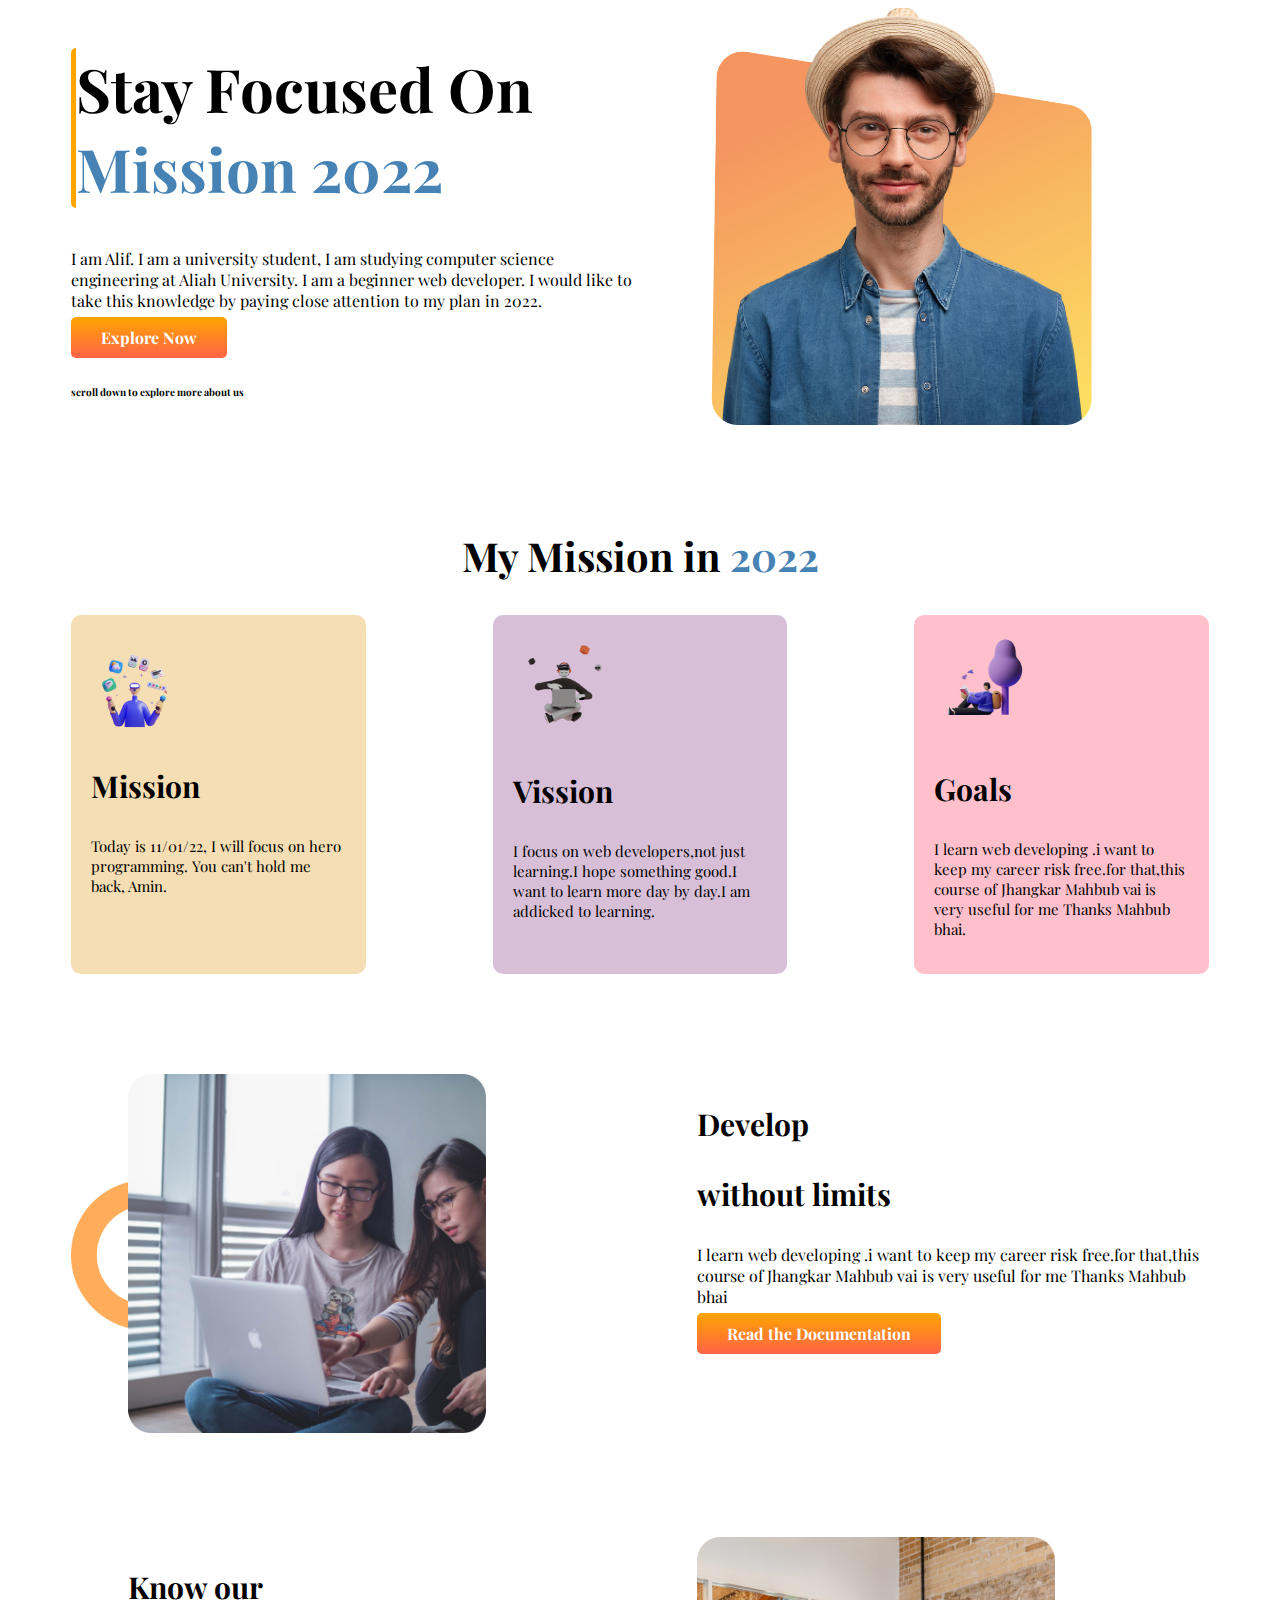
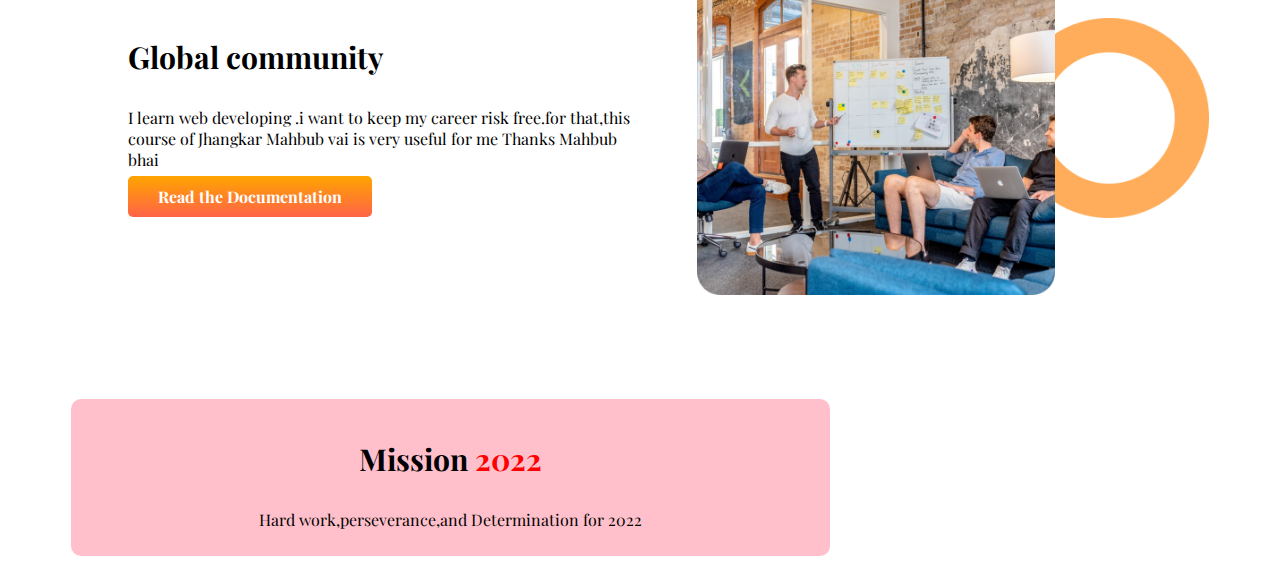
<file: index.html>
<!DOCTYPE html>
<html lang="en">

<head>
    <meta charset="UTF-8">
    <meta http-equiv="X-UA-Compatible" content="IE=edge">
    <meta name="viewport" content="width=device-width, initial-scale=1.0">
    <title>Final mission 2022</title>
    <link rel="preconnect" href="https://fonts.googleapis.com">
    <link rel="preconnect" href="https://fonts.gstatic.com" crossorigin>
    <link
        href="https://fonts.googleapis.com/css2?family=Lora&family=Playfair+Display&family=Poppins:ital@1&display=swap"
        rel="stylesheet">
    <link rel="stylesheet" href="style.css">
</head>
<section class="mission-item flexible-container">
    <div class="half-width">
        <h1>Stay Focused On <span class="steelblue-color">Mission 2022</span></h1>
        <p>I am Alif. I am a university student, I am studying computer science engineering at Aliah University. I am a
            beginner web developer. I would like to take this knowledge by paying close attention to my plan in 2022.
        </p>
        <a class="explore-now-button" target="_blank" href="https://www.linkedin.com/in/md-alif-406b2721a/">Explore
            Now</a>
        <h5>scroll down to explore more about us</h5>
    </div>
    <div class="half-width">
        <img src="images/person/person-1.png" alt="">
    </div>
</section>

<section class="vission">
    <h2>My Mission in <span class="steelblue-color">2022</span></h2>
    <div class="flexible-container">
        <div class="mission-area">
            <img src="images/illustrators/illustrator-1.png" alt="">
            <h3>Mission</h3>
            <P>Today is 11/01/22, I will focus on hero programming. You can't hold me back, Amin.</P>
        </div>
        <div class="vission-area">
            <img src="images/illustrators/illustrator-2.png" alt="">
            <h3>Vission</h3>
            <p>I focus on web developers,not just learning.I hope something good.I want to learn more day by day.I
                am addicked to learning.</p>
        </div>
        <div class="goals-area">
            <img src="images/illustrators/illustrator-3.png" alt="">
            <h3>Goals</h3>
            <p> I learn web developing .i want to keep my career risk free.for that,this course of Jhangkar Mahbub
                vai is very useful for me Thanks Mahbub bhai.</p>
        </div>
    </div>
</section>
<div class="half-width">
    <section id="global-community" class="vission-item flexible-container">
        <div class="half-width">
            <img src="images/pictures/coding.png" alt="">
        </div>
        <div class="half-width">
            <h3>Develop</h3>
            <h3>without limits</h3>
            <p>I learn web developing .i want to keep my career risk free.for that,this course of Jhangkar Mahbub
                vai is very useful for me Thanks Mahbub bhai</p>
            <a class="explore-now-button" target="_blank" href="">Read the Documentation</a>
        </div>
    </section>
    <section id="global-community" class="global-item flexible-container">
        <div class="half-width">
            <h3>Know our</h3>
            <h3>Global community</h3>
            <p>I learn web developing .i want to keep my career risk free.for that,this course of Jhangkar Mahbub
                vai is very useful for me Thanks Mahbub bhai</p>
            <a class="explore-now-button" target="_blank" href="">Read the Documentation</a>

        </div>
        <div class="half-width">
            <img src="images/pictures/project.png" alt="">
        </div>

    </section>
    <section>
        <div>
            <footer class="black-color">
                <h3>Mission <span class="red-color">2022</span></h3>
                <p>Hard work,perseverance,and Determination for 2022</p>
            </footer>
        </div>
    </section>

    <body>

    </body>

</html>
</file>
<file: style.css>
body{
    font-family: 'Playfair Display', serif;
}
h1{
    font-size: 60px;
    border-left: 5px solid orange;
    border-radius: 5px;
    
}
.steelblue-color{
    color: steelblue;
}
.flexible-container{
    display: flex;
    margin-bottom: 100px;
}
.half-width{
    width: 60%;
    padding-left: 5%;
}
.half-width img{
    width: 70%;
}
.explore-now-button{
    text-decoration: none;
    background-image: linear-gradient(orange,tomato);
    padding-top: 10px;
    padding-bottom: 10px;
    padding-right: 30px;
    padding-left: 30px;
    border-radius: 5px;
    color: white;
    font-weight: 700;
}
h5{
    font-size: 10px;
    padding-top: 20px;
}
h2{
    text-align: center;
    font-size: 40px;
}
.mission-area img{
    width: 40%;
}
.mission-area{
    font-size: 15px;
    width: 30%;
    border-radius: 10px;
    margin-right: 5%;
    margin-left: 5%;
    padding-left: 20px;
    padding-right: 20px;
    padding-left: 20px;
    padding-top: 20px;
    padding-bottom: 20px;
    background-color: wheat;
}
.vission-area img{
    width: 40%;
}
.vission-area{
    font-size: 15px;
    width: 30%;
    border-radius: 10px;
    margin-right: 5%;
    margin-left: 5%;
    padding-right: 20px;
    padding-left: 20px;
    padding-top: 20px;
    padding-bottom: 20px;
    background-color: thistle;
}
.goals-area img{
    width: 100px;
}
.goals-area{
    font-size: 15px;
    width: 30%;
    border-radius: 10px;
    margin-right: 5%;
    margin-left: 5%;
    padding-left: 20px;
    padding-right: 20px;
    padding-top: 20px;
    padding-bottom: 20px;
    background-color: pink;
}
h3{
    font-size: 30px;
}
.vission-item{
    background-image: url(images/shapes/shape-1.png);
    background-repeat: no-repeat;
    background-size: 150px;
    background-position: left;
}
#global-community{
    width: 150%;
}
.global-item{
    background-image: url(images/shapes/shape-1.png);
    background-repeat: no-repeat;
    background-size: 200px;
    background-position: right;
}
.red-color{
    color: red;
}
.black-color{
    text-align: center;
    background-color: pink;
    padding-bottom: 10px;
    padding-top: 10px;
    padding-left: 10px;
    padding-right: 10px;
    border-radius: 10px;
}
</file>
